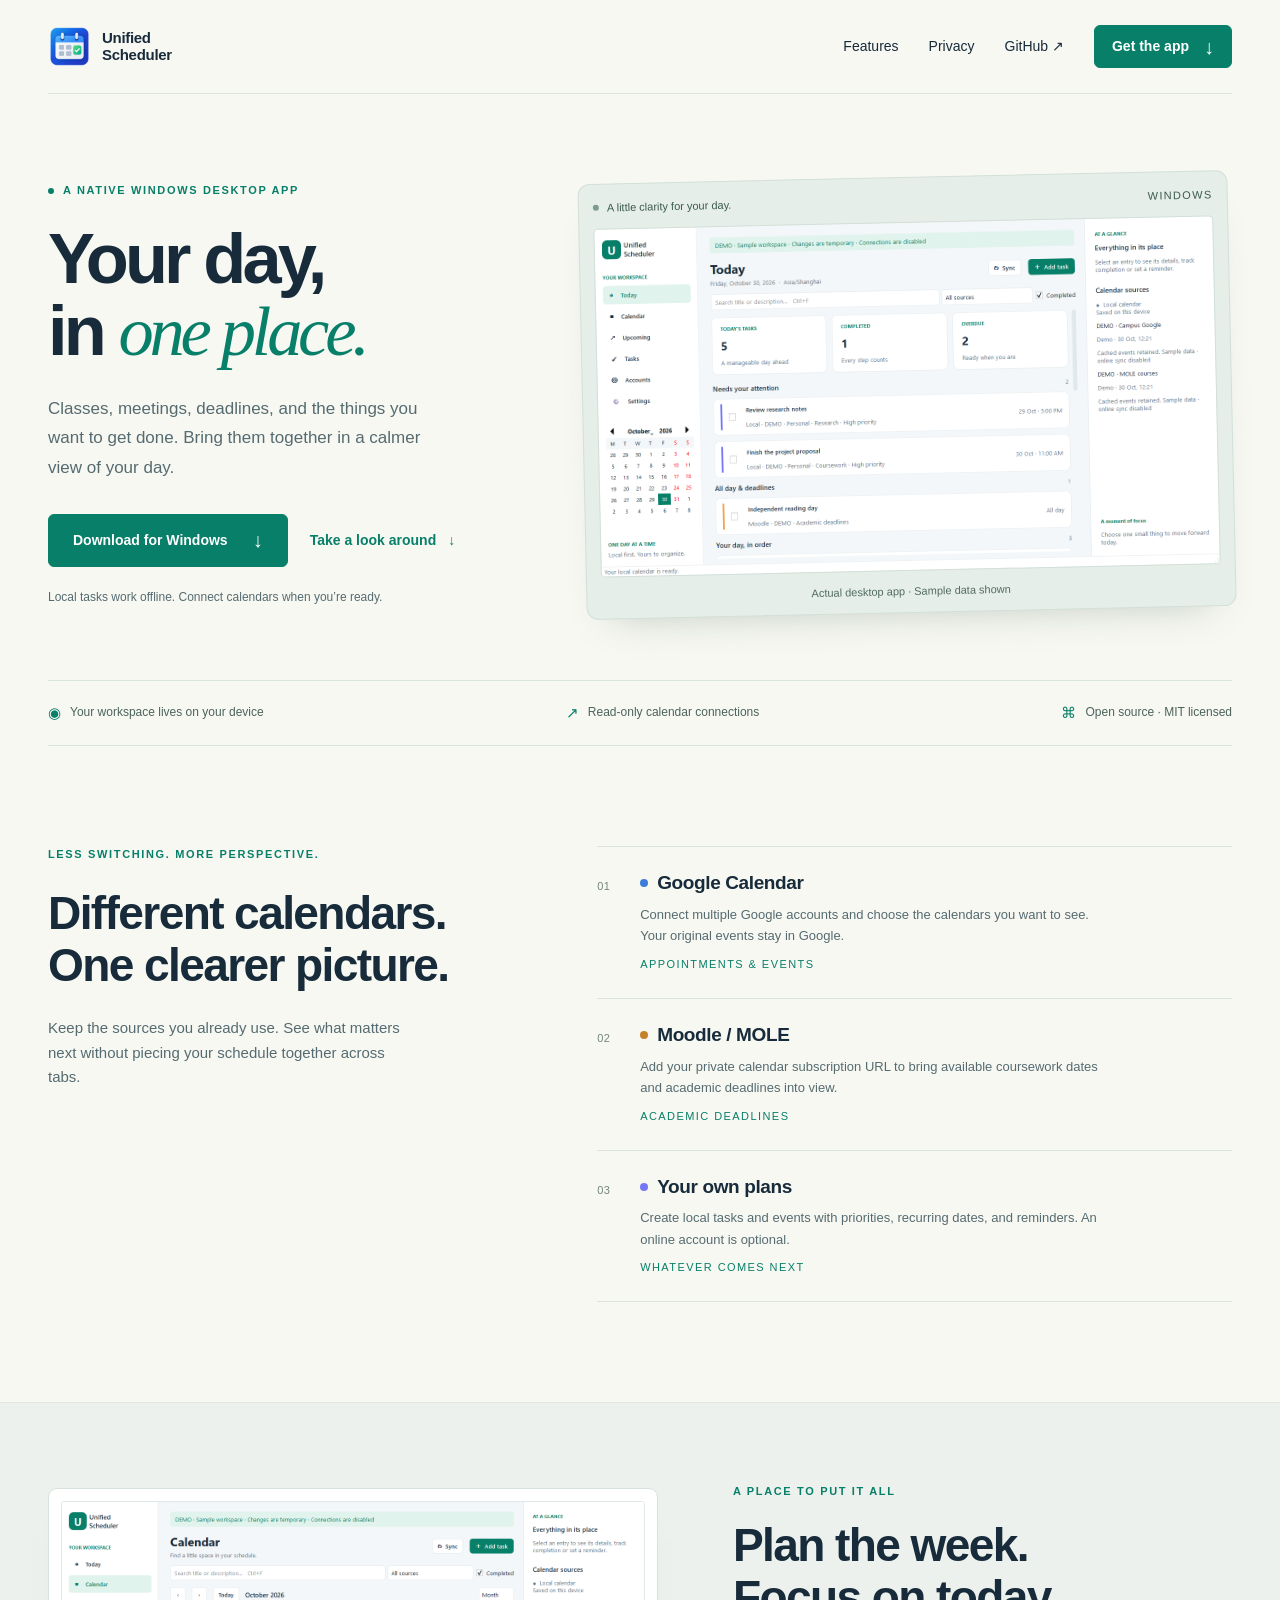
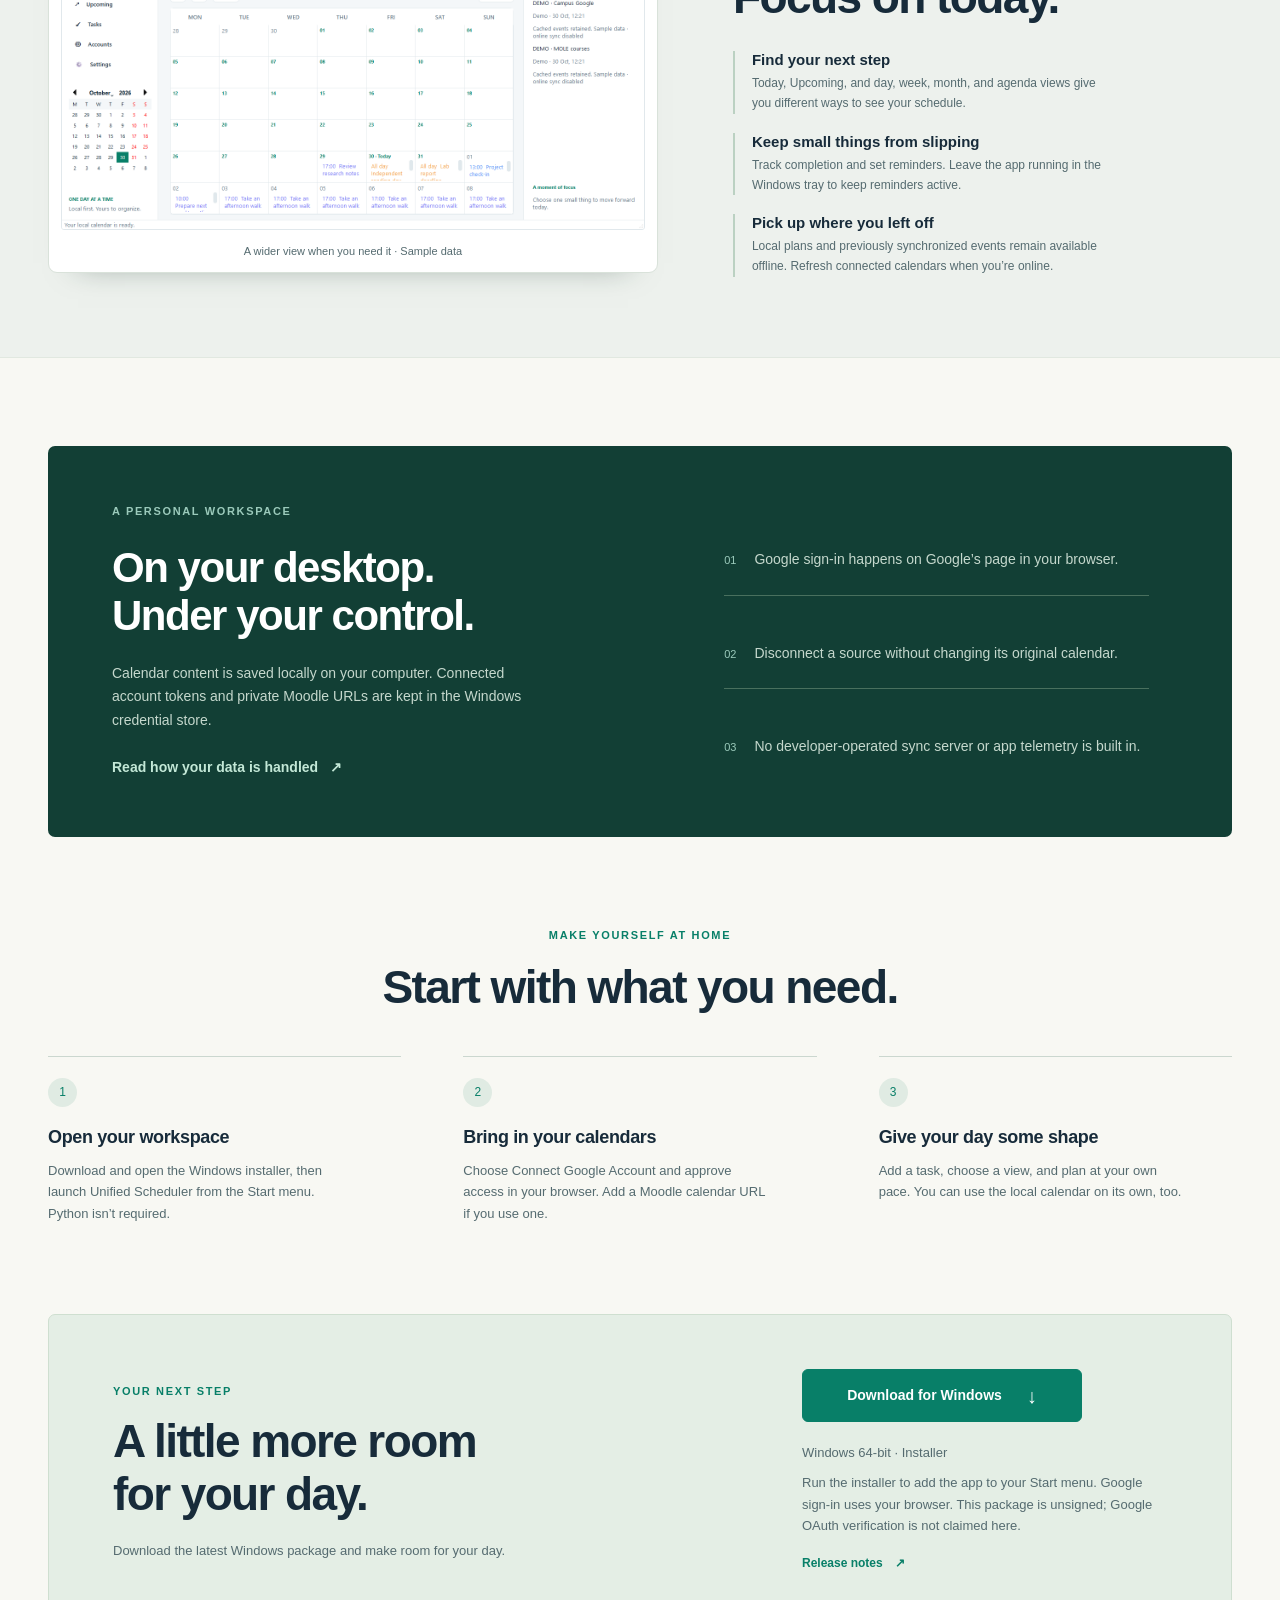
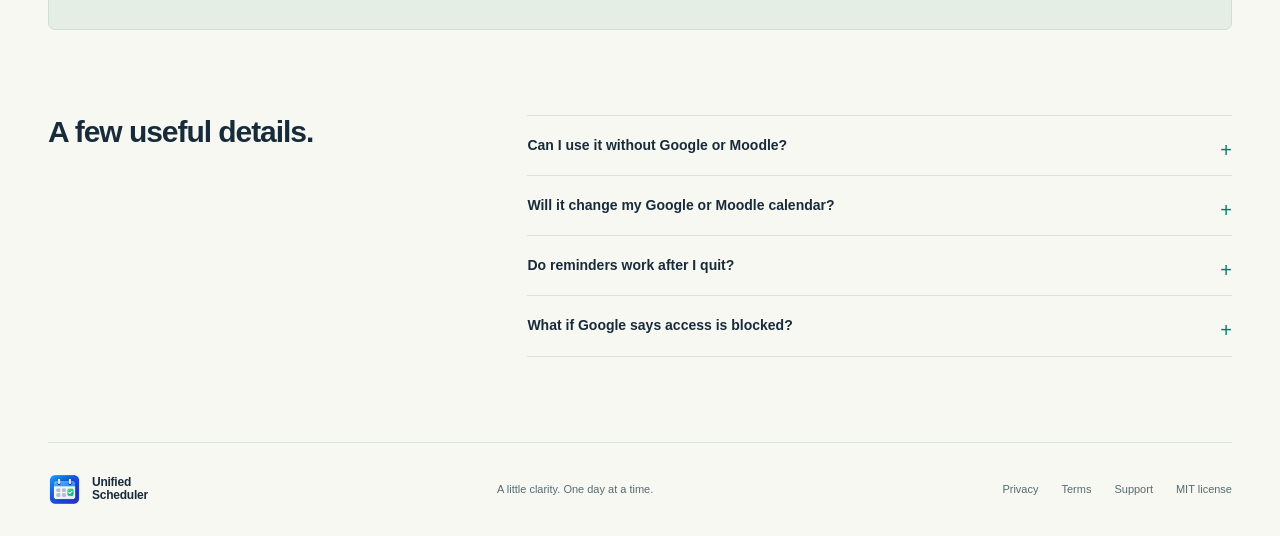
<file: docs/public-site/index.html>
<!doctype html>
<html lang="en">
<head>
  <meta charset="utf-8">
  <meta name="viewport" content="width=device-width, initial-scale=1">
  <meta name="description" content="Unified Scheduler brings Google Calendar, Moodle deadlines and your own tasks together in a native Windows desktop app.">
  <meta name="theme-color" content="#087f68">
  <title>Unified Scheduler — Your day, in one place.</title>
  <link rel="icon" href="assets/app-icon.ico">
  <link rel="stylesheet" href="styles.css">
</head>
<body>
  <a class="skip-link" href="#main">Skip to content</a>
  <header class="site-header wrap">
    <a class="brand" href="index.html" aria-label="Unified Scheduler home"><img class="brand-mark" src="assets/app-icon.ico" alt="" width="43" height="43"><span>Unified<span class="brand-second">Scheduler</span></span></a>
    <nav aria-label="Main navigation"><a href="#features">Features</a><a href="privacy.html">Privacy</a><a href="https://github.com/morelljedcuizon-commits/unified-scheduler">GitHub <span aria-hidden="true">↗</span></a><a class="button button-small" href="#download">Get the app <span aria-hidden="true">↓</span></a></nav>
  </header>
  <main id="main">
    <section class="hero wrap" aria-labelledby="hero-title">
      <div class="hero-copy">
        <p class="eyebrow"><span class="status-dot" aria-hidden="true"></span> A native Windows desktop app</p>
        <h1 id="hero-title">Your day,<br>in <em>one place.</em></h1>
        <p class="hero-intro">Classes, meetings, deadlines, and the things you want to get done. Bring them together in a calmer view of your day.</p>
        <div class="hero-actions"><a class="button" data-release-download href="https://github.com/morelljedcuizon-commits/unified-scheduler/releases/latest/download/UnifiedScheduler-Setup-windows-x64.exe">Download for Windows <span aria-hidden="true">↓</span></a><a class="text-link" href="#features">Take a look around <span aria-hidden="true">↓</span></a></div>
        <p class="hero-footnote">Local tasks work offline. Connect calendars when you’re ready.</p>
      </div>
      <figure class="app-preview">
        <div class="preview-caption"><span class="preview-dot" aria-hidden="true"></span><span>A little clarity for your day.</span><span class="preview-platform">WINDOWS</span></div>
        <a href="assets/today-demo.png" aria-label="Open the full-size Today view with sample calendar data"><img src="assets/today-demo.png" alt="Unified Scheduler’s Today view showing sample local tasks, Google events and Moodle deadlines, with a calendar sidebar and task counts." width="1366" height="768" fetchpriority="high"></a>
        <figcaption>Actual desktop app · Sample data shown</figcaption>
      </figure>
    </section>
    <div class="principles wrap" aria-label="At a glance"><span><span aria-hidden="true">◉</span> Your workspace lives on your device</span><span><span aria-hidden="true">↗</span> Read-only calendar connections</span><span><span aria-hidden="true">⌘</span> Open source · MIT licensed</span></div>
    <section class="sources-section wrap" id="features" aria-labelledby="sources-title">
      <div class="section-intro"><p class="eyebrow">Less switching. More perspective.</p><h2 id="sources-title">Different calendars.<br>One clearer picture.</h2><p>Keep the sources you already use. See what matters next without piecing your schedule together across tabs.</p></div>
      <div class="source-list">
        <article class="source-row"><span class="source-number">01</span><div><h3><span class="source-dot google-dot" aria-hidden="true"></span>Google Calendar</h3><p>Connect multiple Google accounts and choose the calendars you want to see. Your original events stay in Google.</p></div><span class="source-label">Appointments &amp; events</span></article>
        <article class="source-row"><span class="source-number">02</span><div><h3><span class="source-dot moodle-dot" aria-hidden="true"></span>Moodle / MOLE</h3><p>Add your private calendar subscription URL to bring available coursework dates and academic deadlines into view.</p></div><span class="source-label">Academic deadlines</span></article>
        <article class="source-row"><span class="source-number">03</span><div><h3><span class="source-dot local-dot" aria-hidden="true"></span>Your own plans</h3><p>Create local tasks and events with priorities, recurring dates, and reminders. An online account is optional.</p></div><span class="source-label">Whatever comes next</span></article>
      </div>
    </section>
    <section class="workspace-section" aria-labelledby="workspace-title"><div class="wrap workspace-grid">
      <figure class="calendar-preview"><a href="assets/calendar-demo.png" aria-label="Open the full-size sample month view"><img src="assets/calendar-demo.png" alt="Unified Scheduler’s month calendar, with sample events from different sources shown in different colors." width="1366" height="768" loading="lazy"></a><figcaption>A wider view when you need it · Sample data</figcaption></figure>
      <div class="workspace-copy"><p class="eyebrow">A place to put it all</p><h2 id="workspace-title">Plan the week.<br>Focus on today.</h2><ul class="feature-details"><li><h3>Find your next step</h3><p>Today, Upcoming, and day, week, month, and agenda views give you different ways to see your schedule.</p></li><li><h3>Keep small things from slipping</h3><p>Track completion and set reminders. Leave the app running in the Windows tray to keep reminders active.</p></li><li><h3>Pick up where you left off</h3><p>Local plans and previously synchronized events remain available offline. Refresh connected calendars when you’re online.</p></li></ul></div>
    </div></section>
    <section class="privacy-section wrap" aria-labelledby="privacy-title"><div><p class="eyebrow">A personal workspace</p><h2 id="privacy-title">On your desktop.<br>Under your control.</h2><p>Calendar content is saved locally on your computer. Connected account tokens and private Moodle URLs are kept in the Windows credential store.</p><a class="text-link" href="privacy.html">Read how your data is handled <span aria-hidden="true">↗</span></a></div><div class="privacy-points"><p><span aria-hidden="true">01</span>Google sign-in happens on Google’s page in your browser.</p><p><span aria-hidden="true">02</span>Disconnect a source without changing its original calendar.</p><p><span aria-hidden="true">03</span>No developer-operated sync server or app telemetry is built in.</p></div></section>
    <section class="start-section wrap" aria-labelledby="start-title"><div class="section-heading"><p class="eyebrow">Make yourself at home</p><h2 id="start-title">Start with what you need.</h2></div><ol class="start-steps"><li><span class="step-number">1</span><h3>Open your workspace</h3><p>Download and open the Windows installer, then launch Unified Scheduler from the Start menu. Python isn’t required.</p></li><li><span class="step-number">2</span><h3>Bring in your calendars</h3><p>Choose Connect Google Account and approve access in your browser. Add a Moodle calendar URL if you use one.</p></li><li><span class="step-number">3</span><h3>Give your day some shape</h3><p>Add a task, choose a view, and plan at your own pace. You can use the local calendar on its own, too.</p></li></ol></section>
    <section class="download-section wrap" id="download" aria-labelledby="download-title"><div><p class="eyebrow">Your next step</p><h2 id="download-title">A little more room<br>for your day.</h2><p>Download the latest Windows package and make room for your day.</p></div><div class="download-action"><a class="button" data-release-download href="https://github.com/morelljedcuizon-commits/unified-scheduler/releases/latest/download/UnifiedScheduler-Setup-windows-x64.exe">Download for Windows <span aria-hidden="true">↓</span></a><p>Windows 64-bit · Installer</p><p class="release-note">Run the installer to add the app to your Start menu. Google sign-in uses your browser. This package is unsigned; Google OAuth verification is not claimed here.</p><a class="text-link" href="https://github.com/morelljedcuizon-commits/unified-scheduler/releases/latest">Release notes <span aria-hidden="true">↗</span></a></div></section>
    <section class="faq-section wrap" aria-labelledby="faq-title"><h2 id="faq-title">A few useful details.</h2><div class="faq-list"><details><summary>Can I use it without Google or Moodle?</summary><p>Yes. Local tasks and events work without an account or internet connection. Previously synchronized events are available offline, within the range that was cached.</p></details><details><summary>Will it change my Google or Moodle calendar?</summary><p>Google and Moodle connections are read-only. Marking an imported event complete records your own tracking state in this app; it does not change the original event or submit coursework.</p></details><details><summary>Do reminders work after I quit?</summary><p>The application must be running. Minimize it to the Windows system tray to keep reminders active. Windows notification settings can affect whether alerts appear.</p></details><details><summary>What if Google says access is blocked?</summary><p>The app’s Google authorization settings and your account’s policies affect access. A project in Google’s Testing mode accepts only allowed test users. Publishing and verification are managed by the developer and Google; changing a setting in this desktop app cannot bypass those restrictions. Check the release notes for the current status.</p></details></div></section>
  </main>
  <footer class="site-footer wrap"><a class="brand" href="index.html"><img class="brand-mark" src="assets/app-icon.ico" alt="" width="43" height="43"><span>Unified<span class="brand-second">Scheduler</span></span></a><p>A little clarity. One day at a time.</p><nav aria-label="Footer navigation"><a href="privacy.html">Privacy</a><a href="terms.html">Terms</a><a href="https://github.com/morelljedcuizon-commits/unified-scheduler/issues">Support</a><a href="https://github.com/morelljedcuizon-commits/unified-scheduler/blob/main/LICENSE">MIT license</a></nav></footer>
</body>
</html>
</file>
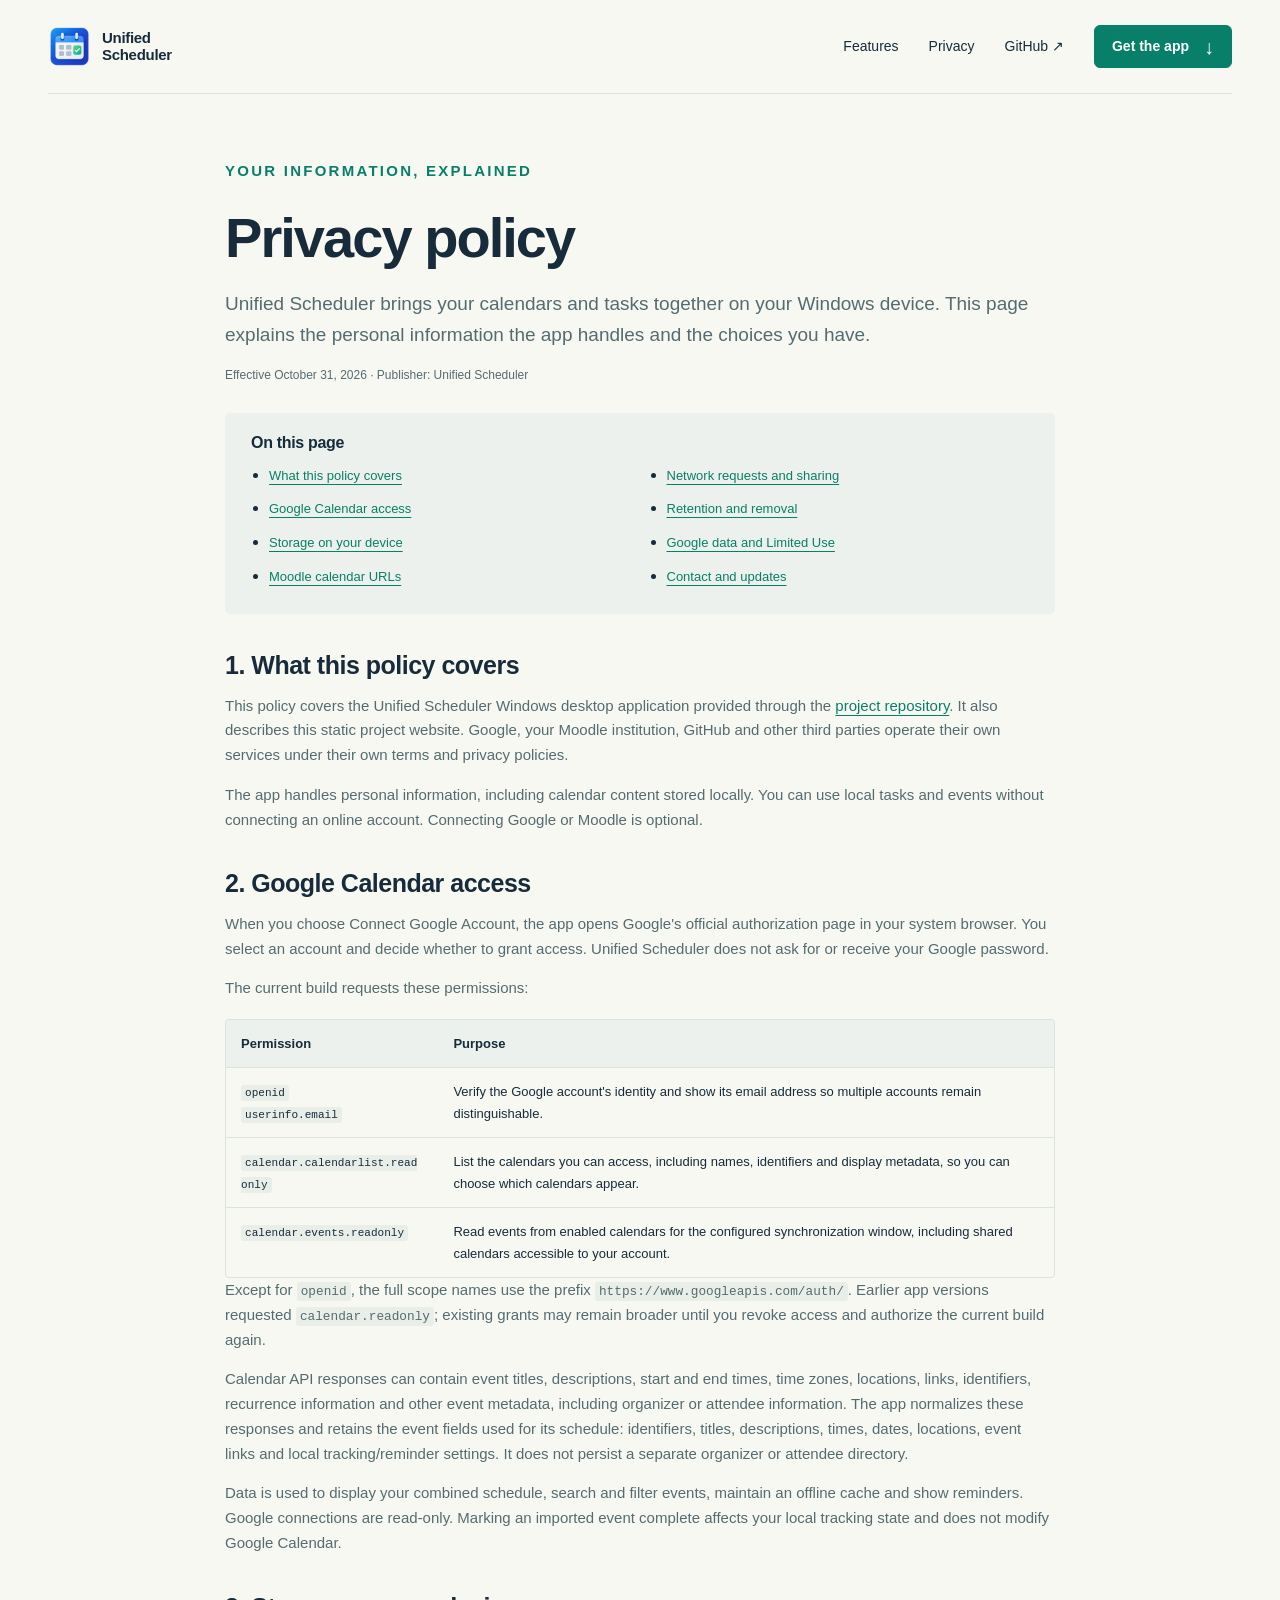
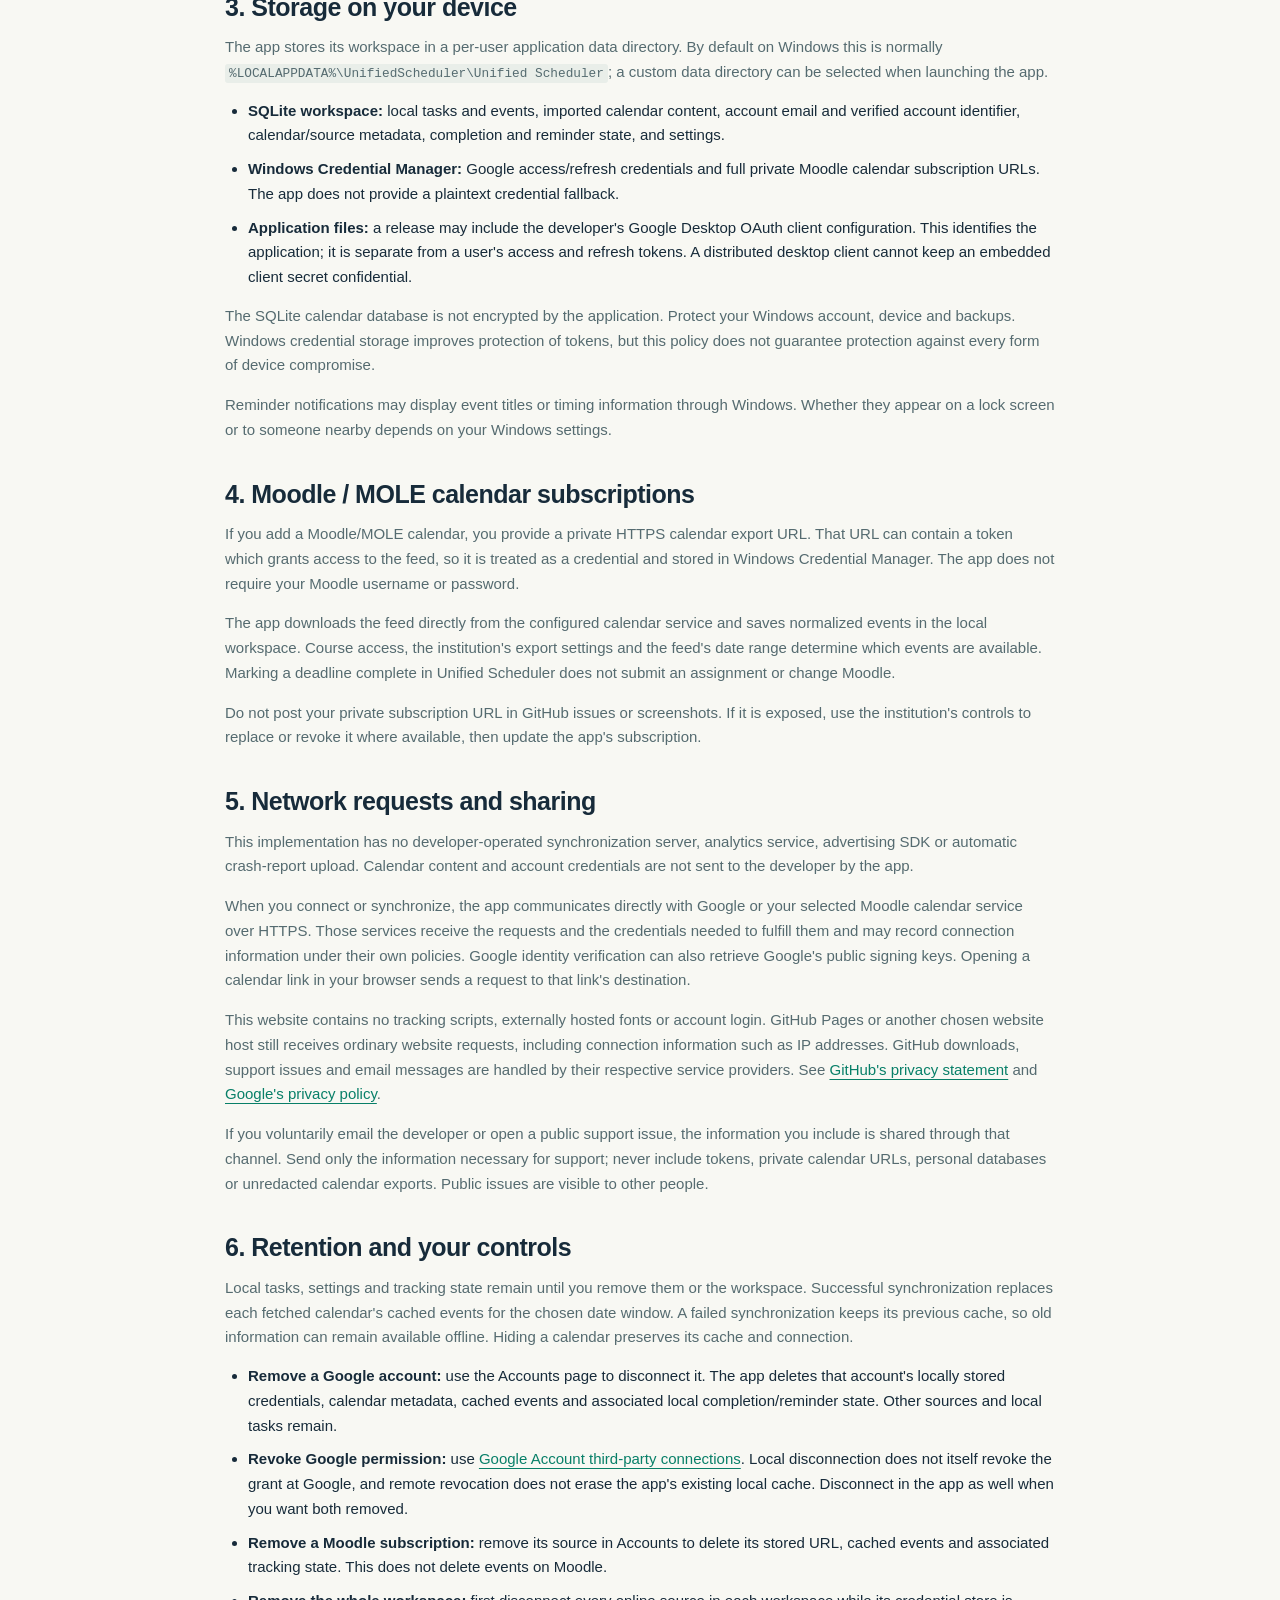
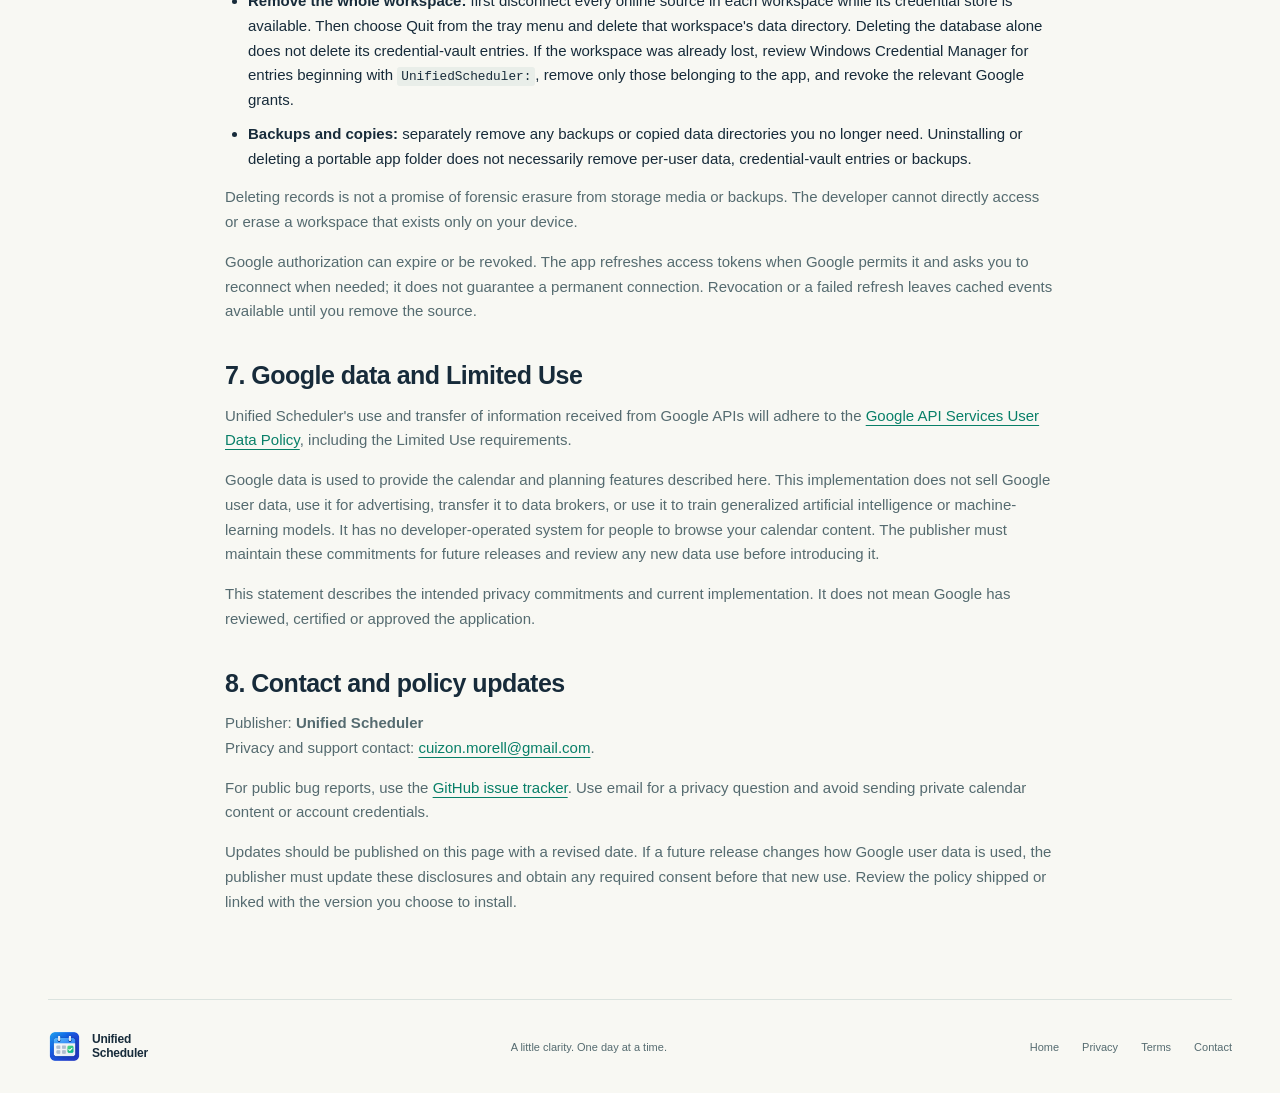
<file: docs/public-site/privacy.html>
<!doctype html>
<html lang="en">
<head>
  <meta charset="utf-8">
  <meta name="viewport" content="width=device-width, initial-scale=1">
  <meta name="description" content="How Unified Scheduler accesses, uses and stores calendar information on your Windows device, and how you control connected accounts.">
  <meta name="theme-color" content="#087f68">
  <title>Privacy policy — Unified Scheduler</title>
  <link rel="icon" href="assets/app-icon.ico">
  <link rel="stylesheet" href="styles.css">
</head>
<body>
  <a class="skip-link" href="#main">Skip to content</a>
  <header class="site-header wrap">
    <a class="brand" href="index.html" aria-label="Unified Scheduler home"><img class="brand-mark" src="assets/app-icon.ico" alt="" width="43" height="43"><span>Unified<span class="brand-second">Scheduler</span></span></a>
    <nav aria-label="Main navigation"><a href="index.html#features">Features</a><a href="privacy.html" aria-current="page">Privacy</a><a href="https://github.com/morelljedcuizon-commits/unified-scheduler">GitHub <span aria-hidden="true">↗</span></a><a class="button button-small" href="index.html#download">Get the app <span aria-hidden="true">↓</span></a></nav>
  </header>
  <main class="legal-main wrap" id="main">
    <p class="eyebrow">Your information, explained</p>
    <h1>Privacy policy</h1>
    <p class="legal-lead">Unified Scheduler brings your calendars and tasks together on your Windows device. This page explains the personal information the app handles and the choices you have.</p>
    <p class="legal-meta">Effective October 31, 2026 · Publisher: Unified Scheduler</p>
    <nav class="policy-toc" aria-label="Privacy policy contents"><h2>On this page</h2><ul><li><a href="#scope">What this policy covers</a></li><li><a href="#google">Google Calendar access</a></li><li><a href="#storage">Storage on your device</a></li><li><a href="#moodle">Moodle calendar URLs</a></li><li><a href="#sharing">Network requests and sharing</a></li><li><a href="#retention">Retention and removal</a></li><li><a href="#limited-use">Google data and Limited Use</a></li><li><a href="#contact">Contact and updates</a></li></ul></nav>
    <section id="scope"><h2>1. What this policy covers</h2><p>This policy covers the Unified Scheduler Windows desktop application provided through the <a href="https://github.com/morelljedcuizon-commits/unified-scheduler">project repository</a>. It also describes this static project website. Google, your Moodle institution, GitHub and other third parties operate their own services under their own terms and privacy policies.</p><p>The app handles personal information, including calendar content stored locally. You can use local tasks and events without connecting an online account. Connecting Google or Moodle is optional.</p></section>
    <section id="google"><h2>2. Google Calendar access</h2><p>When you choose Connect Google Account, the app opens Google's official authorization page in your system browser. You select an account and decide whether to grant access. Unified Scheduler does not ask for or receive your Google password.</p><p>The current build requests these permissions:</p><div class="table-wrap"><table><thead><tr><th scope="col">Permission</th><th scope="col">Purpose</th></tr></thead><tbody><tr><td><code>openid</code><br><code>userinfo.email</code></td><td>Verify the Google account's identity and show its email address so multiple accounts remain distinguishable.</td></tr><tr><td><code>calendar.calendarlist.readonly</code></td><td>List the calendars you can access, including names, identifiers and display metadata, so you can choose which calendars appear.</td></tr><tr><td><code>calendar.events.readonly</code></td><td>Read events from enabled calendars for the configured synchronization window, including shared calendars accessible to your account.</td></tr></tbody></table></div><p>Except for <code>openid</code>, the full scope names use the prefix <code>https://www.googleapis.com/auth/</code>. Earlier app versions requested <code>calendar.readonly</code>; existing grants may remain broader until you revoke access and authorize the current build again.</p><p>Calendar API responses can contain event titles, descriptions, start and end times, time zones, locations, links, identifiers, recurrence information and other event metadata, including organizer or attendee information. The app normalizes these responses and retains the event fields used for its schedule: identifiers, titles, descriptions, times, dates, locations, event links and local tracking/reminder settings. It does not persist a separate organizer or attendee directory.</p><p>Data is used to display your combined schedule, search and filter events, maintain an offline cache and show reminders. Google connections are read-only. Marking an imported event complete affects your local tracking state and does not modify Google Calendar.</p></section>
    <section id="storage"><h2>3. Storage on your device</h2><p>The app stores its workspace in a per-user application data directory. By default on Windows this is normally <code>%LOCALAPPDATA%\UnifiedScheduler\Unified Scheduler</code>; a custom data directory can be selected when launching the app.</p><ul><li><strong>SQLite workspace:</strong> local tasks and events, imported calendar content, account email and verified account identifier, calendar/source metadata, completion and reminder state, and settings.</li><li><strong>Windows Credential Manager:</strong> Google access/refresh credentials and full private Moodle calendar subscription URLs. The app does not provide a plaintext credential fallback.</li><li><strong>Application files:</strong> a release may include the developer's Google Desktop OAuth client configuration. This identifies the application; it is separate from a user's access and refresh tokens. A distributed desktop client cannot keep an embedded client secret confidential.</li></ul><p>The SQLite calendar database is not encrypted by the application. Protect your Windows account, device and backups. Windows credential storage improves protection of tokens, but this policy does not guarantee protection against every form of device compromise.</p><p>Reminder notifications may display event titles or timing information through Windows. Whether they appear on a lock screen or to someone nearby depends on your Windows settings.</p></section>
    <section id="moodle"><h2>4. Moodle / MOLE calendar subscriptions</h2><p>If you add a Moodle/MOLE calendar, you provide a private HTTPS calendar export URL. That URL can contain a token which grants access to the feed, so it is treated as a credential and stored in Windows Credential Manager. The app does not require your Moodle username or password.</p><p>The app downloads the feed directly from the configured calendar service and saves normalized events in the local workspace. Course access, the institution's export settings and the feed's date range determine which events are available. Marking a deadline complete in Unified Scheduler does not submit an assignment or change Moodle.</p><p>Do not post your private subscription URL in GitHub issues or screenshots. If it is exposed, use the institution's controls to replace or revoke it where available, then update the app's subscription.</p></section>
    <section id="sharing"><h2>5. Network requests and sharing</h2><p>This implementation has no developer-operated synchronization server, analytics service, advertising SDK or automatic crash-report upload. Calendar content and account credentials are not sent to the developer by the app.</p><p>When you connect or synchronize, the app communicates directly with Google or your selected Moodle calendar service over HTTPS. Those services receive the requests and the credentials needed to fulfill them and may record connection information under their own policies. Google identity verification can also retrieve Google's public signing keys. Opening a calendar link in your browser sends a request to that link's destination.</p><p>This website contains no tracking scripts, externally hosted fonts or account login. GitHub Pages or another chosen website host still receives ordinary website requests, including connection information such as IP addresses. GitHub downloads, support issues and email messages are handled by their respective service providers. See <a href="https://docs.github.com/en/site-policy/privacy-policies/github-general-privacy-statement">GitHub's privacy statement</a> and <a href="https://policies.google.com/privacy">Google's privacy policy</a>.</p><p>If you voluntarily email the developer or open a public support issue, the information you include is shared through that channel. Send only the information necessary for support; never include tokens, private calendar URLs, personal databases or unredacted calendar exports. Public issues are visible to other people.</p></section>
    <section id="retention"><h2>6. Retention and your controls</h2><p>Local tasks, settings and tracking state remain until you remove them or the workspace. Successful synchronization replaces each fetched calendar's cached events for the chosen date window. A failed synchronization keeps its previous cache, so old information can remain available offline. Hiding a calendar preserves its cache and connection.</p><ul><li><strong>Remove a Google account:</strong> use the Accounts page to disconnect it. The app deletes that account's locally stored credentials, calendar metadata, cached events and associated local completion/reminder state. Other sources and local tasks remain.</li><li><strong>Revoke Google permission:</strong> use <a href="https://myaccount.google.com/connections">Google Account third-party connections</a>. Local disconnection does not itself revoke the grant at Google, and remote revocation does not erase the app's existing local cache. Disconnect in the app as well when you want both removed.</li><li><strong>Remove a Moodle subscription:</strong> remove its source in Accounts to delete its stored URL, cached events and associated tracking state. This does not delete events on Moodle.</li><li><strong>Remove the whole workspace:</strong> first disconnect every online source in each workspace while its credential store is available. Then choose Quit from the tray menu and delete that workspace's data directory. Deleting the database alone does not delete its credential-vault entries. If the workspace was already lost, review Windows Credential Manager for entries beginning with <code>UnifiedScheduler:</code>, remove only those belonging to the app, and revoke the relevant Google grants.</li><li><strong>Backups and copies:</strong> separately remove any backups or copied data directories you no longer need. Uninstalling or deleting a portable app folder does not necessarily remove per-user data, credential-vault entries or backups.</li></ul><p>Deleting records is not a promise of forensic erasure from storage media or backups. The developer cannot directly access or erase a workspace that exists only on your device.</p><p>Google authorization can expire or be revoked. The app refreshes access tokens when Google permits it and asks you to reconnect when needed; it does not guarantee a permanent connection. Revocation or a failed refresh leaves cached events available until you remove the source.</p></section>
    <section id="limited-use"><h2>7. Google data and Limited Use</h2><p>Unified Scheduler's use and transfer of information received from Google APIs will adhere to the <a href="https://developers.google.com/terms/api-services-user-data-policy">Google API Services User Data Policy</a>, including the Limited Use requirements.</p><p>Google data is used to provide the calendar and planning features described here. This implementation does not sell Google user data, use it for advertising, transfer it to data brokers, or use it to train generalized artificial intelligence or machine-learning models. It has no developer-operated system for people to browse your calendar content. The publisher must maintain these commitments for future releases and review any new data use before introducing it.</p><p>This statement describes the intended privacy commitments and current implementation. It does not mean Google has reviewed, certified or approved the application.</p></section>
    <section id="contact"><h2>8. Contact and policy updates</h2><p>Publisher: <strong>Unified Scheduler</strong><br>Privacy and support contact: <a href="mailto:cuizon.morell@gmail.com">cuizon.morell@gmail.com</a>.</p><p>For public bug reports, use the <a href="https://github.com/morelljedcuizon-commits/unified-scheduler/issues">GitHub issue tracker</a>. Use email for a privacy question and avoid sending private calendar content or account credentials.</p><p>Updates should be published on this page with a revised date. If a future release changes how Google user data is used, the publisher must update these disclosures and obtain any required consent before that new use. Review the policy shipped or linked with the version you choose to install.</p></section>
  </main>
  <footer class="site-footer wrap"><a class="brand" href="index.html"><img class="brand-mark" src="assets/app-icon.ico" alt="" width="43" height="43"><span>Unified<span class="brand-second">Scheduler</span></span></a><p>A little clarity. One day at a time.</p><nav aria-label="Footer navigation"><a href="index.html">Home</a><a href="privacy.html" aria-current="page">Privacy</a><a href="terms.html">Terms</a><a href="mailto:cuizon.morell@gmail.com">Contact</a></nav></footer>
</body>
</html>
</file>
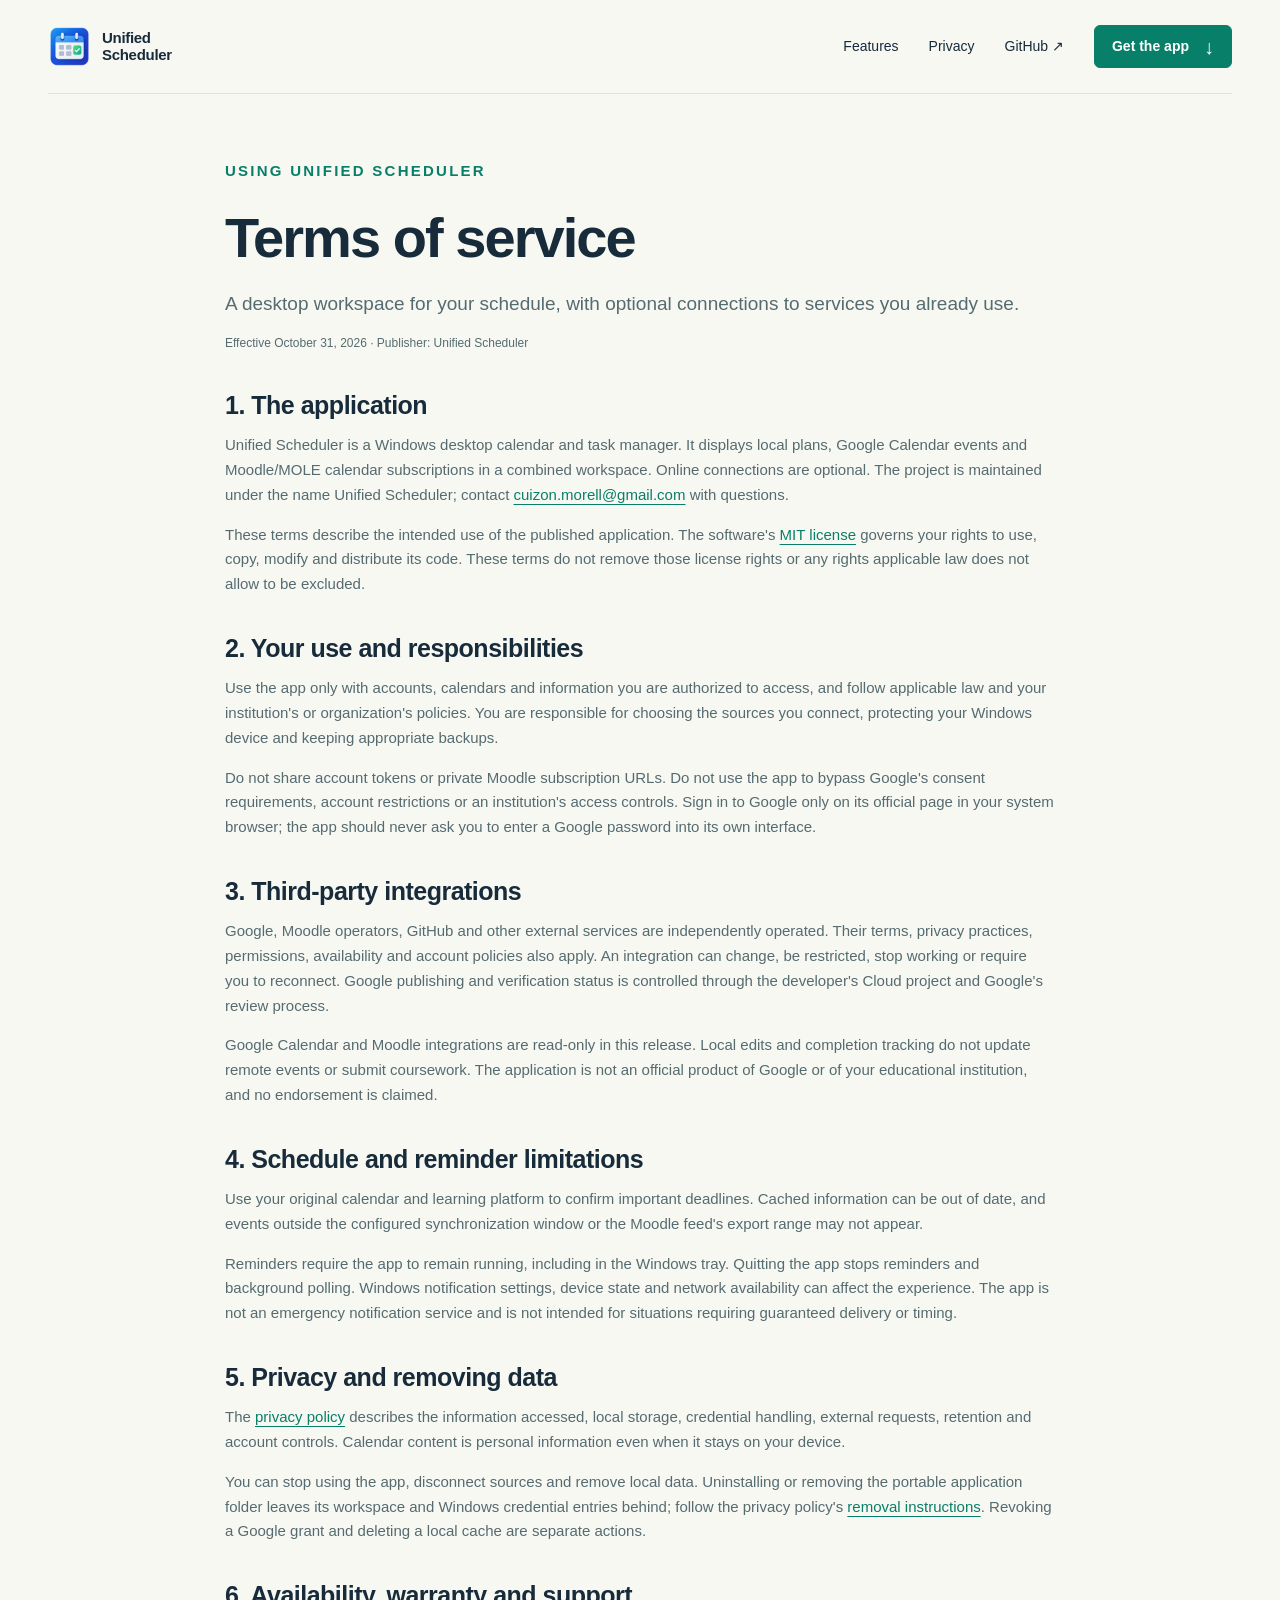
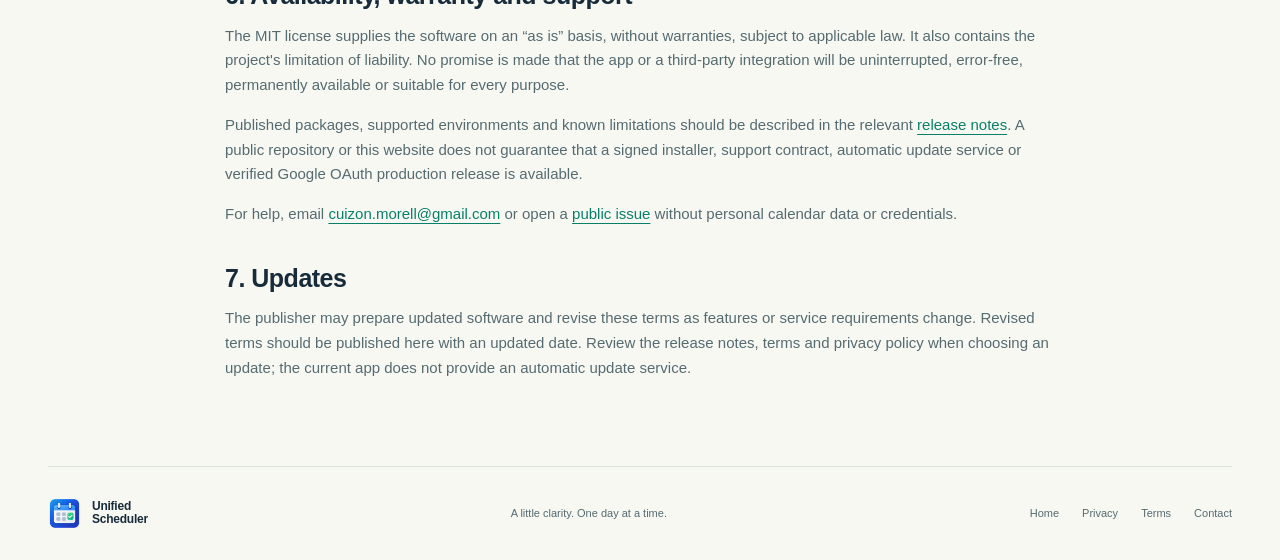
<file: docs/public-site/terms.html>
<!doctype html>
<html lang="en">
<head>
  <meta charset="utf-8">
  <meta name="viewport" content="width=device-width, initial-scale=1">
  <meta name="description" content="Terms for using the Unified Scheduler Windows desktop app and its optional Google Calendar and Moodle integrations.">
  <meta name="theme-color" content="#087f68">
  <title>Terms of service — Unified Scheduler</title>
  <link rel="icon" href="assets/app-icon.ico">
  <link rel="stylesheet" href="styles.css">
</head>
<body>
  <a class="skip-link" href="#main">Skip to content</a>
  <header class="site-header wrap"><a class="brand" href="index.html" aria-label="Unified Scheduler home"><img class="brand-mark" src="assets/app-icon.ico" alt="" width="43" height="43"><span>Unified<span class="brand-second">Scheduler</span></span></a><nav aria-label="Main navigation"><a href="index.html#features">Features</a><a href="privacy.html">Privacy</a><a href="https://github.com/morelljedcuizon-commits/unified-scheduler">GitHub <span aria-hidden="true">↗</span></a><a class="button button-small" href="index.html#download">Get the app <span aria-hidden="true">↓</span></a></nav></header>
  <main class="legal-main wrap" id="main">
    <p class="eyebrow">Using Unified Scheduler</p><h1>Terms of service</h1><p class="legal-lead">A desktop workspace for your schedule, with optional connections to services you already use.</p><p class="legal-meta">Effective October 31, 2026 · Publisher: Unified Scheduler</p>
    <section><h2>1. The application</h2><p>Unified Scheduler is a Windows desktop calendar and task manager. It displays local plans, Google Calendar events and Moodle/MOLE calendar subscriptions in a combined workspace. Online connections are optional. The project is maintained under the name Unified Scheduler; contact <a href="mailto:cuizon.morell@gmail.com">cuizon.morell@gmail.com</a> with questions.</p><p>These terms describe the intended use of the published application. The software's <a href="https://github.com/morelljedcuizon-commits/unified-scheduler/blob/main/LICENSE">MIT license</a> governs your rights to use, copy, modify and distribute its code. These terms do not remove those license rights or any rights applicable law does not allow to be excluded.</p></section>
    <section><h2>2. Your use and responsibilities</h2><p>Use the app only with accounts, calendars and information you are authorized to access, and follow applicable law and your institution's or organization's policies. You are responsible for choosing the sources you connect, protecting your Windows device and keeping appropriate backups.</p><p>Do not share account tokens or private Moodle subscription URLs. Do not use the app to bypass Google's consent requirements, account restrictions or an institution's access controls. Sign in to Google only on its official page in your system browser; the app should never ask you to enter a Google password into its own interface.</p></section>
    <section><h2>3. Third-party integrations</h2><p>Google, Moodle operators, GitHub and other external services are independently operated. Their terms, privacy practices, permissions, availability and account policies also apply. An integration can change, be restricted, stop working or require you to reconnect. Google publishing and verification status is controlled through the developer's Cloud project and Google's review process.</p><p>Google Calendar and Moodle integrations are read-only in this release. Local edits and completion tracking do not update remote events or submit coursework. The application is not an official product of Google or of your educational institution, and no endorsement is claimed.</p></section>
    <section><h2>4. Schedule and reminder limitations</h2><p>Use your original calendar and learning platform to confirm important deadlines. Cached information can be out of date, and events outside the configured synchronization window or the Moodle feed's export range may not appear.</p><p>Reminders require the app to remain running, including in the Windows tray. Quitting the app stops reminders and background polling. Windows notification settings, device state and network availability can affect the experience. The app is not an emergency notification service and is not intended for situations requiring guaranteed delivery or timing.</p></section>
    <section><h2>5. Privacy and removing data</h2><p>The <a href="privacy.html">privacy policy</a> describes the information accessed, local storage, credential handling, external requests, retention and account controls. Calendar content is personal information even when it stays on your device.</p><p>You can stop using the app, disconnect sources and remove local data. Uninstalling or removing the portable application folder leaves its workspace and Windows credential entries behind; follow the privacy policy's <a href="privacy.html#retention">removal instructions</a>. Revoking a Google grant and deleting a local cache are separate actions.</p></section>
    <section><h2>6. Availability, warranty and support</h2><p>The MIT license supplies the software on an “as is” basis, without warranties, subject to applicable law. It also contains the project's limitation of liability. No promise is made that the app or a third-party integration will be uninterrupted, error-free, permanently available or suitable for every purpose.</p><p>Published packages, supported environments and known limitations should be described in the relevant <a href="https://github.com/morelljedcuizon-commits/unified-scheduler/releases">release notes</a>. A public repository or this website does not guarantee that a signed installer, support contract, automatic update service or verified Google OAuth production release is available.</p><p>For help, email <a href="mailto:cuizon.morell@gmail.com">cuizon.morell@gmail.com</a> or open a <a href="https://github.com/morelljedcuizon-commits/unified-scheduler/issues">public issue</a> without personal calendar data or credentials.</p></section>
    <section><h2>7. Updates</h2><p>The publisher may prepare updated software and revise these terms as features or service requirements change. Revised terms should be published here with an updated date. Review the release notes, terms and privacy policy when choosing an update; the current app does not provide an automatic update service.</p></section>
  </main>
  <footer class="site-footer wrap"><a class="brand" href="index.html"><img class="brand-mark" src="assets/app-icon.ico" alt="" width="43" height="43"><span>Unified<span class="brand-second">Scheduler</span></span></a><p>A little clarity. One day at a time.</p><nav aria-label="Footer navigation"><a href="index.html">Home</a><a href="privacy.html">Privacy</a><a href="terms.html" aria-current="page">Terms</a><a href="mailto:cuizon.morell@gmail.com">Contact</a></nav></footer>
</body>
</html>
</file>
<file: docs/public-site/styles.css>
:root {
  color-scheme: light;
  --paper: #f8f8f3;
  --white: #fff;
  --ink: #172b3a;
  --muted: #556b70;
  --green: #087f68;
  --green-dark: #123f35;
  --mint: #e0f3ec;
  --line: #dbe3df;
  --serif: Georgia,"Times New Roman",serif;
  --sans: "Segoe UI",Arial,sans-serif
}

* {
  box-sizing: border-box
}

html {
  scroll-behavior: smooth;
  scroll-padding-top: 24px
}

body {
  margin: 0;
  background: var(--paper);
  color: var(--ink);
  font-family: var(--sans);
  font-size: 16px;
  line-height: 1.65
}

a {
  color: var(--green);
  text-underline-offset: 4px
}

a:hover {
  text-decoration: underline
}

a:focus-visible,summary:focus-visible {
  outline: 3px solid #b66b1b;
  outline-offset: 5px
}

img {
  display: block;
  max-width: 100%;
  height: auto
}

button,a,summary {
  -webkit-tap-highlight-color: transparent
}

h1,h2,h3,p,figure {
  margin: 0
}

h1,h2,h3 {
  line-height: 1.14;
  font-weight: 600;
  letter-spacing: -.035em
}

h2 {
  font-size: clamp(32px,3.6vw,50px)
}

h3 {
  font-size: 20px;
  letter-spacing: -.02em
}

p {
  color: var(--muted)
}

.wrap {
  width: min(1280px,calc(100% - 96px));
  margin-inline: auto
}

.skip-link {
  position: absolute;
  left: 20px;
  top: -100px;
  padding: 12px 18px;
  background: #fff;
  z-index: 20
}

.skip-link:focus {
  top: 12px
}

.site-header {
  display: flex;
  align-items: center;
  justify-content: space-between;
  gap: 32px;
  padding-block: 25px;
  border-bottom: 1px solid var(--line)
}

.brand {
  display: inline-flex;
  align-items: center;
  gap: 11px;
  color: var(--ink);
  font-size: 15px;
  line-height: 1.12;
  font-weight: 650;
  text-decoration: none;
  letter-spacing: -.02em
}

.brand:hover {
  text-decoration: none
}

.brand-mark {
  width: 43px;
  height: 43px;
  flex-shrink: 0;
  object-fit: contain
}

.brand-second {
  display: block
}

.site-header nav {
  display: flex;
  align-items: center;
  gap: 30px
}

.site-header nav>a:not(.button) {
  color: var(--ink);
  font-size: 14px;
  text-decoration: none
}

.site-header nav>a:hover {
  color: var(--green)
}

.button {
  display: inline-flex;
  align-items: center;
  justify-content: center;
  gap: 25px;
  padding: 15px 24px;
  background: var(--green);
  border: 1px solid var(--green);
  border-radius: 6px;
  color: white;
  text-decoration: none;
  font-size: 14px;
  font-weight: 650;
  line-height: 1.5;
  transition: background .15s,transform .15s
}

.button:hover {
  background: #096d5b;
  color: #fff;
  text-decoration: none;
  transform: translateY(-1px)
}

.button span {
  font-size: 20px;
  line-height: 1
}

.button-small {
  padding: 10px 17px;
  gap: 15px
}

.text-link {
  display: inline-flex;
  align-items: center;
  gap: 12px;
  font-size: 14px;
  font-weight: 650;
  text-decoration: none
}

.hero {
  display: grid;
  grid-template-columns: .85fr 1.15fr;
  align-items: center;
  gap: 54px;
  padding-top: 83px;
  padding-bottom: 67px
}

.eyebrow {
  text-transform: uppercase;
  letter-spacing: .15em;
  font-size: 11px;
  line-height: 1.6;
  font-weight: 750;
  color: var(--green);
  margin-bottom: 23px
}

.hero .eyebrow {
  display: flex;
  align-items: center;
  gap: 9px
}

.status-dot {
  width: 6px;
  height: 6px;
  background: var(--green);
  border-radius: 50%
}

.hero h1 {
  font-size: clamp(55px,5.5vw,78px);
  line-height: 1.03;
  letter-spacing: -.055em;
  margin-bottom: 26px
}

.hero h1 em {
  font-family: var(--serif);
  font-weight: 400;
  letter-spacing: -.06em;
  color: var(--green)
}

.hero-intro {
  font-size: 17px;
  line-height: 1.75;
  max-width: 410px
}

.hero-actions {
  display: flex;
  align-items: center;
  flex-wrap: wrap;
  gap: 22px;
  margin-top: 31px
}

.hero-footnote {
  font-size: 12px;
  margin-top: 21px;
  max-width: 390px
}

.app-preview {
  padding: 14px 14px 0;
  background: #e5eee8;
  border: 1px solid #d2e0d8;
  border-radius: 12px;
  box-shadow: 0 22px 40px -25px #254c3445;
  transform: rotate(-1.25deg)
}

.preview-caption {
  display: flex;
  gap: 8px;
  align-items: center;
  color: #3c5a50;
  font-size: 11px;
  padding-bottom: 12px
}

.preview-dot {
  height: 6px;
  width: 6px;
  border-radius: 50%;
  background: #7b9d8d
}

.preview-platform {
  margin-left: auto;
  font-size: 11px;
  letter-spacing: .12em
}

.app-preview img {
  border: 1px solid #d4dfd9;
  border-radius: 5px;
  background: white
}

.app-preview figcaption {
  font-size: 11px;
  text-align: center;
  color: #526c60;
  padding: 11px 0
}

.principles {
  display: flex;
  justify-content: space-between;
  gap: 25px;
  border-top: 1px solid var(--line);
  border-bottom: 1px solid var(--line);
  padding-block: 20px;
  color: #4c635c;
  font-size: 12px
}

.principles>span {
  display: flex;
  align-items: center;
  gap: 9px
}

.principles>span>span {
  font-size: 15px;
  color: var(--green)
}

.sources-section {
  display: grid;
  grid-template-columns: .85fr 1.15fr;
  gap: 80px;
  padding-block: 100px
}

.section-intro>p:last-child {
  font-size: 15px;
  max-width: 370px;
  margin-top: 24px
}

.source-list {
  border-top: 1px solid var(--line)
}

.source-row {
  display: grid;
  grid-template-columns: 26px 1fr;
  gap: 17px;
  padding: 25px 0;
  border-bottom: 1px solid var(--line)
}

.source-number {
  font-size: 11px;
  color: #73867d;
  padding-top: 5px;
  letter-spacing: .05em
}

.source-row h3 {
  display: flex;
  align-items: center;
  gap: 9px;
  font-size: 19px
}

.source-dot {
  display: inline-block;
  width: 8px;
  height: 8px;
  border-radius: 50%;
  flex-shrink: 0
}

.google-dot {
  background: #3d7dd9
}

.moodle-dot {
  background: #c5822b
}

.local-dot {
  background: #7578f6
}

.source-row p {
  font-size: 13px;
  margin-top: 10px;
  max-width: 470px
}

.source-label {
  grid-column: 2;
  font-size: 11px;
  text-transform: uppercase;
  letter-spacing: .13em;
  color: var(--green);
  margin-top: -9px
}

.workspace-section {
  background: #edf1ed;
  border-block: 1px solid #e1e8e0;
  padding-block: 80px
}

.workspace-grid {
  display: grid;
  grid-template-columns: 1.1fr .9fr;
  gap: 75px;
  align-items: center
}

.calendar-preview {
  padding: 12px 12px 0;
  background: #fff;
  border: 1px solid #d9e2da;
  border-radius: 9px;
  box-shadow: 0 20px 30px -30px #17342a80
}

.calendar-preview img {
  border: 1px solid #e1e8ec;
  border-radius: 3px
}

.calendar-preview figcaption {
  font-size: 11px;
  color: var(--muted);
  padding: 12px;
  text-align: center
}

.workspace-copy .eyebrow {
  margin-bottom: 18px
}

.feature-details {
  list-style: none;
  padding: 0;
  margin: 27px 0 0
}

.feature-details li {
  margin-top: 19px;
  padding-left: 17px;
  border-left: 2px solid #bbd1c2
}

.feature-details h3 {
  font-size: 15px;
  letter-spacing: 0
}

.feature-details p {
  font-size: 12px;
  margin-top: 6px;
  max-width: 350px
}

.privacy-section {
  background: var(--green-dark);
  color: #fff;
  padding: 57px 64px;
  margin-top: 88px;
  display: grid;
  grid-template-columns: 1fr .85fr;
  gap: 90px;
  border-radius: 7px
}

.privacy-section .eyebrow {
  color: #9bcabb
}

.privacy-section p {
  color: #c5d8cd
}

.privacy-section h2 {
  font-size: 42px
}

.privacy-section>div>p:not(.eyebrow) {
  font-size: 14px;
  max-width: 425px;
  margin-top: 23px
}

.privacy-section .text-link {
  color: #c3e8d7;
  margin-top: 24px
}

.privacy-points {
  align-self: center
}

.privacy-points p {
  display: flex;
  align-items: baseline;
  gap: 18px;
  border-bottom: 1px solid #49705e;
  padding: 23px 0;
  font-size: 13px;
  line-height: 1.65
}

.privacy-points p:first-child {
  padding-top: 0
}

.privacy-points p:last-child {
  border-bottom: 0;
  padding-bottom: 0
}

.privacy-points span {
  font-size: 11px;
  color: #9bcabb
}

.start-section {
  padding-block: 90px
}

.section-heading {
  text-align: center
}

.section-heading .eyebrow {
  margin-bottom: 16px
}

.start-steps {
  display: grid;
  grid-template-columns: repeat(3,1fr);
  gap: 62px;
  list-style: none;
  margin: 43px 0 0;
  padding: 0
}

.start-steps li {
  border-top: 1px solid #cbd7cf;
  padding-top: 21px
}

.step-number {
  display: grid;
  place-items: center;
  width: 29px;
  height: 29px;
  background: #e0ebe3;
  color: var(--green);
  font-size: 12px;
  border-radius: 50%;
  margin-bottom: 20px
}

.start-steps h3 {
  font-size: 18px
}

.start-steps p {
  font-size: 13px;
  margin-top: 12px;
  max-width: 310px
}

.download-section {
  display: flex;
  align-items: center;
  justify-content: space-between;
  gap: 70px;
  padding: 54px 64px;
  background: #e4eee5;
  border: 1px solid #cfdfd0;
  border-radius: 7px
}

.download-section .eyebrow {
  margin-bottom: 15px
}

.download-section h2 {
  font-size: 46px
}

.download-section>div>p:not(.eyebrow) {
  font-size: 13px;
  max-width: 400px;
  margin-top: 20px
}

.download-action {
  max-width: 365px
}

.download-action .button {
  min-width: 280px
}

.download-action>p {
  font-size: 13px!important
}

.download-action .release-note {
  margin-top: 9px!important;
  font-size: 13px!important
}

.download-action .text-link {
  margin-top: 17px;
  font-size: 12px
}

.faq-section {
  display: grid;
  grid-template-columns: .7fr 1.3fr;
  gap: 100px;
  padding-block: 85px
}

.faq-section h2 {
  font-size: 30px
}

.faq-list {
  border-top: 1px solid var(--line)
}

details {
  border-bottom: 1px solid var(--line);
  padding: 18px 0
}

summary {
  font-size: 14px;
  font-weight: 600;
  cursor: pointer;
  list-style: none;
  position: relative;
  padding-right: 32px
}

summary::-webkit-details-marker {
  display: none
}

summary:after {
  content: "+";
  position: absolute;
  right: 0;
  top: 0;
  color: var(--green);
  font-size: 20px;
  font-weight: 400
}

details[open] summary:after {
  content: "−"
}

details p {
  font-size: 13px;
  margin-top: 12px;
  max-width: 620px
}

.site-footer {
  display: flex;
  align-items: center;
  justify-content: space-between;
  gap: 30px;
  padding-block: 30px;
  border-top: 1px solid var(--line)
}

.site-footer .brand {
  font-size: 12px
}

.site-footer .brand-mark {
  width: 33px;
  height: 33px
}

.site-footer p {
  font-size: 11px
}

.site-footer nav {
  display: flex;
  flex-wrap: wrap;
  gap: 23px
}

.site-footer nav a {
  font-size: 11px;
  text-decoration: none;
  color: var(--muted)
}

.site-footer nav a:hover {
  text-decoration: underline
}

.legal-main {
  max-width: 830px;
  padding-block: 65px 85px
}

.legal-main h1 {
  font-size: 56px;
  margin-bottom: 18px
}

.legal-main .legal-lead {
  font-size: 19px
}

.legal-main .legal-meta {
  font-size: 12px;
  margin-top: 15px
}

.legal-main section {
  margin-top: 37px;
  scroll-margin-top: 30px
}

.legal-main h2 {
  font-size: 25px;
  letter-spacing: -.02em;
  margin-bottom: 14px
}

.legal-main h3 {
  font-size: 18px;
  margin-block: 24px 10px
}

.legal-main p,.legal-main li {
  font-size: 15px
}

.legal-main section p+p {
  margin-top: 15px
}

.legal-main ul,.legal-main ol {
  padding-left: 23px;
  margin: 14px 0
}

.legal-main li+li {
  margin-top: 9px
}

.legal-main code {
  font-size: .85em;
  word-break: break-word;
  background: #e9eee9;
  padding: 2px 4px;
  border-radius: 3px
}

.draft-notice {
  background: #fff2d9;
  border: 1px solid #dfc28c;
  border-left: 4px solid #a96914;
  padding: 18px 20px;
  margin-top: 27px;
  border-radius: 4px
}

.draft-notice p {
  color: #694918;
  font-size: 13px
}

.draft-notice strong {
  color: #4d3510
}

.policy-toc {
  background: #edf1ed;
  padding: 21px 26px;
  border-radius: 5px;
  margin-top: 28px
}

.policy-toc h2 {
  font-size: 16px;
  margin-bottom: 10px
}

.policy-toc ul {
  columns: 2;
  column-gap: 35px;
  margin: 0;
  padding-left: 18px
}

.policy-toc a {
  font-size: 13px
}

.table-wrap {
  overflow-x: auto;
  border: 1px solid var(--line);
  border-radius: 4px;
  margin-top: 18px
}

table {
  border-collapse: collapse;
  width: 100%;
  font-size: 13px;
  text-align: left
}

th,td {
  padding: 13px 15px;
  vertical-align: top;
  border-bottom: 1px solid var(--line)
}

th {
  background: #edf1ed;
  font-weight: 650
}

tr:last-child td {
  border-bottom: 0
}

td:first-child {
  min-width: 150px
}

td p,td li {
  font-size: 13px!important
}

.legal-main .contact-placeholder {
  overflow-wrap: anywhere;
  font-weight: 650;
  color: #694918
}

.legal-footer-note {
  font-size: 12px!important;
  margin-top: 27px
}

@media(min-width:1500px) {
  .hero {
    gap: 65px;
    padding-block: 105px 80px
  }
  .app-preview {
    margin-right: -20px
  }
}

@media(max-width:1100px) {
  .wrap {
    width: calc(100% - 56px)
  }
  .hero {
    gap: 28px;
    padding-top: 62px
  }
  .hero h1 {
    font-size: 61px
  }
  .hero-intro {
    font-size: 15px
  }
  .hero-actions {
    gap: 18px
  }
  .hero-actions .text-link {
    font-size: 12px
  }
  .hero .button {
    padding: 13px 17px;
    gap: 12px
  }
  .sources-section {
    gap: 45px;
    padding-block: 75px
  }
  .workspace-grid {
    gap: 43px
  }
  .privacy-section {
    gap: 50px;
    padding: 45px
  }
  .download-section {
    padding: 43px;
    gap: 45px
  }
  .faq-section {
    gap: 55px
  }
  .site-header nav {
    gap: 23px
  }
  .site-footer {
    gap: 20px
  }
  .site-footer p {
    display: none
  }
}

@media(max-width:800px) {
  .hero {
    grid-template-columns: 1fr;
    padding-block: 48px 38px;
    gap: 38px
  }
  .hero-copy {
    max-width: 560px
  }
  .hero h1 {
    font-size: 66px
  }
  .hero-intro {
    max-width: 480px;
    font-size: 17px
  }
  .hero-actions {
    margin-top: 25px
  }
  .hero-footnote {
    margin-top: 17px
  }
  .app-preview {
    max-width: 670px;
    transform: none
  }
  .principles {
    flex-wrap: wrap;
    justify-content: flex-start;
    gap: 12px 26px;
    font-size: 11px
  }
  .sources-section {
    grid-template-columns: 1fr;
    gap: 32px;
    padding-block: 60px
  }
  .section-intro>p:last-child {
    max-width: 560px;
    margin-top: 16px
  }
  .source-row {
    grid-template-columns: 25px 1fr
  }
  .source-row p {
    max-width: none
  }
  .workspace-grid {
    grid-template-columns: 1fr;
    gap: 35px
  }
  .workspace-section {
    padding-block: 50px
  }
  .workspace-copy {
    grid-row: 1
  }
  .feature-details p {
    max-width: none
  }
  .privacy-section {
    grid-template-columns: 1fr;
    gap: 34px;
    margin-top: 55px;
    padding: 36px
  }
  .privacy-section h2 {
    font-size: 37px
  }
  .privacy-points p {
    padding-block: 15px
  }
  .start-section {
    padding-block: 60px
  }
  .start-steps {
    gap: 28px;
    margin-top: 32px
  }
  .start-steps h3 {
    font-size: 17px
  }
  .start-steps p {
    font-size: 12px
  }
  .download-section {
    padding: 36px;
    gap: 30px;
    align-items: flex-start
  }
  .download-section h2 {
    font-size: 36px
  }
  .download-action {
    max-width: 280px
  }
  .download-action .button {
    min-width: auto;
    font-size: 13px;
    gap: 15px;
    padding-inline: 18px
  }
  .faq-section {
    grid-template-columns: 1fr;
    gap: 26px;
    padding-block: 55px
  }
  .site-header {
    gap: 20px
  }
  .site-header nav {
    gap: 20px
  }
  .site-header nav>a:first-child {
    display: none
  }
  .site-header nav>a:not(.button) {
    font-size: 12px
  }
  .site-header .button-small {
    font-size: 12px;
    padding: 9px 13px
  }
  .legal-main {
    padding-top: 45px
  }
  .legal-main h1 {
    font-size: 46px
  }
  .legal-main .legal-lead {
    font-size: 17px
  }
}

@media(max-width:540px) {
  .wrap {
    width: calc(100% - 36px)
  }
  .site-header {
    padding-block: 18px;
    gap: 14px
  }
  .brand {
    font-size: 12px;
    gap: 8px
  }
  .brand-mark {
    width: 35px;
    height: 35px
  }
  .site-header nav {
    gap: 14px
  }
  .site-header nav>a[href^="https://github"] {
    display: none
  }
  .site-header nav>a:not(.button) {
    font-size: 11px
  }
  .button-small {
    gap: 9px;
    padding: 9px 11px!important
  }
  .hero {
    padding-top: 37px;
    gap: 31px
  }
  .hero .eyebrow {
    font-size: 11px;
    letter-spacing: .11em;
    margin-bottom: 20px
  }
  .hero h1 {
    font-size: 59px;
    margin-bottom: 20px
  }
  .hero-intro {
    font-size: 15px;
    line-height: 1.75
  }
  .hero-actions {
    gap: 18px
  }
  .hero .button {
    font-size: 12px
  }
  .hero-actions .text-link {
    font-size: 11px;
    gap: 7px
  }
  .hero-footnote {
    font-size: 12px
  }
  .app-preview {
    padding: 9px 9px 0;
    border-radius: 8px
  }
  .preview-caption {
    font-size: 11px;
    padding-bottom: 9px
  }
  .app-preview figcaption {
    font-size: 11px;
    padding: 8px 0
  }
  .preview-platform {
    font-size: 7px
  }
  .principles {
    display: grid;
    gap: 10px;
    padding-block: 17px
  }
  .sources-section {
    padding-block: 44px;
    gap: 25px
  }
  .eyebrow {
    font-size: 11px;
    margin-bottom: 15px
  }
  .source-row {
    gap: 12px;
    padding-block: 22px
  }
  .source-row h3 {
    font-size: 18px
  }
  .source-row p {
    font-size: 12px
  }
  .source-label {
    font-size: 11px
  }
  .workspace-section {
    padding-block: 38px
  }
  .workspace-grid {
    gap: 27px
  }
  .privacy-section {
    padding: 28px;
    margin-top: 42px;
    gap: 26px
  }
  .privacy-section h2 {
    font-size: 33px
  }
  .privacy-section>div>p:not(.eyebrow) {
    font-size: 13px;
    margin-top: 17px
  }
  .privacy-section .text-link {
    font-size: 12px
  }
  .privacy-points p {
    font-size: 12px;
    gap: 13px
  }
  .start-section {
    padding-block: 43px
  }
  .section-heading {
    text-align: left
  }
  .section-heading h2 {
    font-size: 30px
  }
  .start-steps {
    grid-template-columns: 1fr;
    gap: 23px;
    margin-top: 25px
  }
  .start-steps li {
    display: grid;
    grid-template-columns: 29px 1fr;
    column-gap: 16px;
    padding-top: 20px
  }
  .step-number {
    grid-row: span 2;
    margin: 0
  }
  .start-steps h3 {
    padding-top: 4px
  }
  .start-steps p {
    grid-column: 2;
    max-width: none;
    margin-top: 8px
  }
  .download-section {
    display: block;
    padding: 28px
  }
  .download-section h2 {
    font-size: 35px
  }
  .download-section>div>p:not(.eyebrow) {
    margin-top: 16px
  }
  .download-action {
    margin-top: 28px;
    max-width: none
  }
  .download-action .button {
    width: 100%;
    font-size: 13px
  }
  .faq-section {
    padding-block: 43px;
    gap: 22px
  }
  .faq-section h2 {
    font-size: 27px
  }
  summary {
    font-size: 13px
  }
  details p {
    font-size: 12px
  }
  .site-footer {
    flex-direction: column;
    align-items: flex-start;
    gap: 20px;
    padding-block: 25px
  }
  .site-footer nav {
    gap: 22px
  }
  .legal-main {
    padding-block: 35px 50px
  }
  .legal-main h1 {
    font-size: 39px
  }
  .legal-main .legal-lead {
    font-size: 16px
  }
  .legal-main p,.legal-main li {
    font-size: 14px
  }
  .policy-toc ul {
    columns: 1
  }
  .legal-main h2 {
    font-size: 23px
  }
  .legal-main .draft-notice p {
    font-size: 12px
  }
  .legal-main section {
    margin-top: 30px
  }
  .draft-notice {
    padding: 16px
  }
  .policy-toc {
    padding: 18px 20px
  }
  td:first-child {
    min-width: 115px
  }
  th,td {
    padding: 11px
  }
}

@media(prefers-reduced-motion:reduce) {
  html {
    scroll-behavior: auto
  }
  .button {
    transition: none
  }
  .button:hover {
    transform: none
  }
}
</file>
